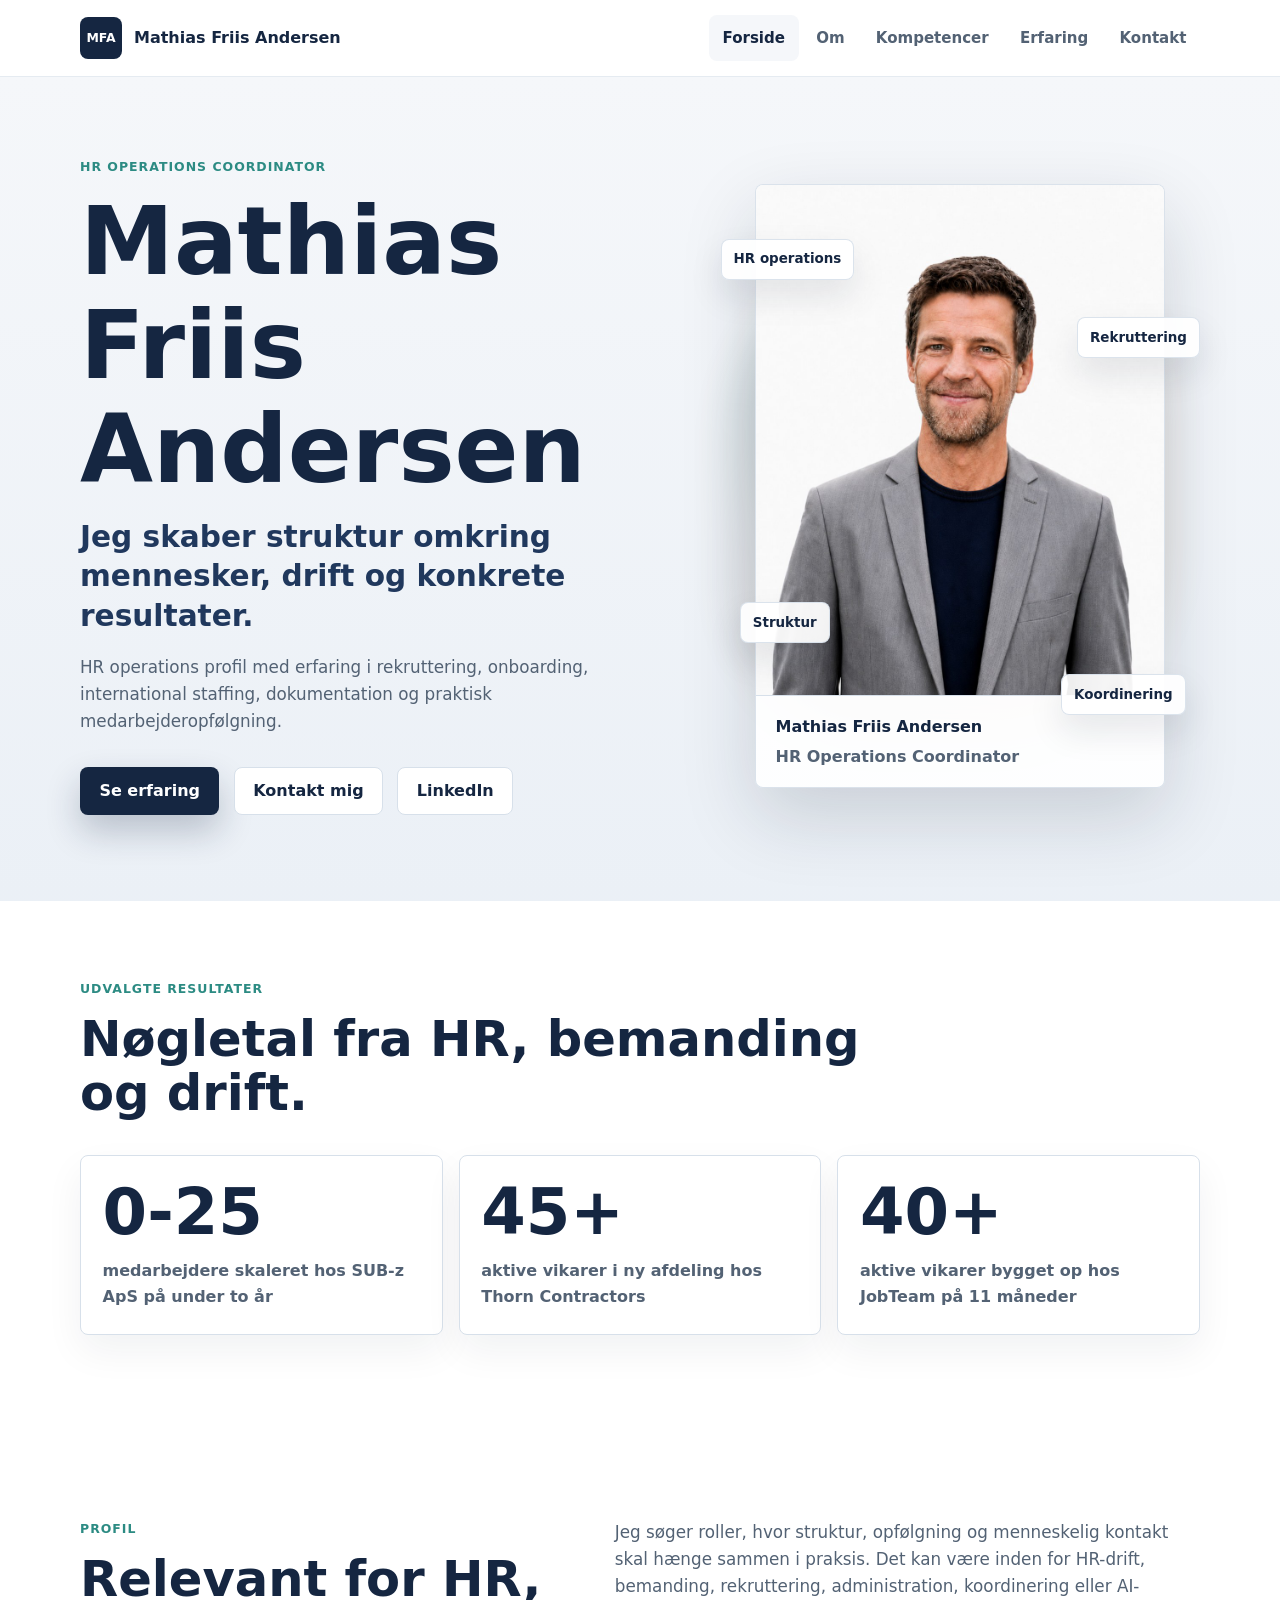
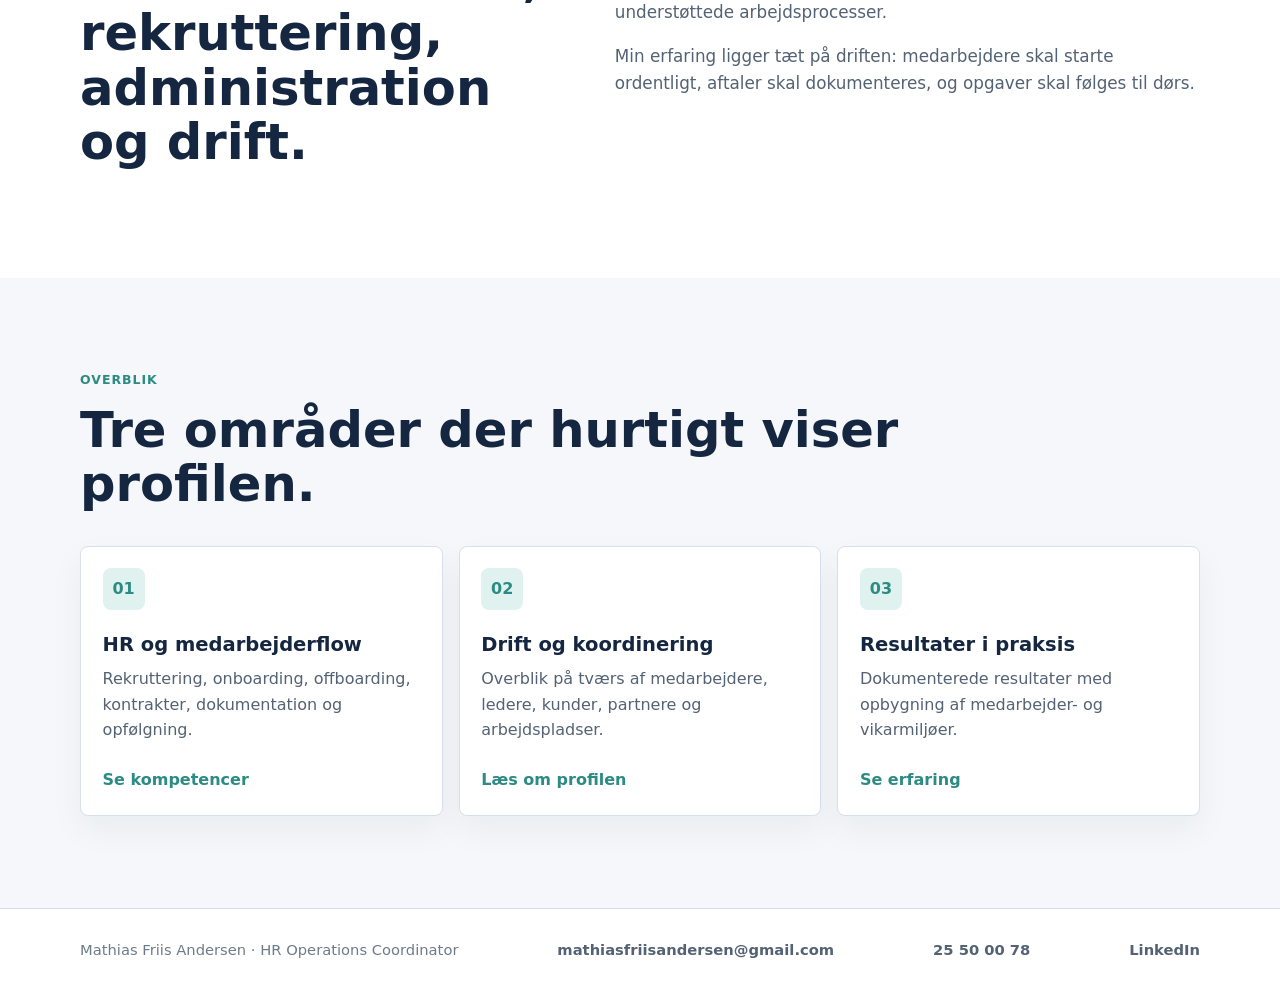
<file: index.html>
<!doctype html>
<html lang="da">
  <head>
    <meta charset="utf-8" />
    <meta name="viewport" content="width=device-width, initial-scale=1" />
    <title>Mathias Friis Andersen | HR Operations, rekruttering og koordinering</title>
    <meta
      name="description"
      content="Professionel profil for Mathias Friis Andersen med erfaring i HR operations, rekruttering, onboarding, international staffing, administration og koordinering."
    />
    <link rel="canonical" href="https://mathiasfriisandersen-hue.github.io/mathias-friis-andersen-profil/" />
    <link rel="icon" href="favicon.svg" type="image/svg+xml" />
    <meta name="theme-color" content="#152641" />
    <meta name="robots" content="index, follow" />
    <meta property="og:type" content="profile" />
    <meta property="og:locale" content="da_DK" />
    <meta property="og:site_name" content="Mathias Friis Andersen" />
    <meta property="og:title" content="Mathias Friis Andersen | HR Operations, rekruttering og koordinering" />
    <meta
      property="og:description"
      content="Professionel profil med erfaring i HR operations, rekruttering, onboarding, international staffing, administration og koordinering."
    />
    <meta property="og:url" content="https://mathiasfriisandersen-hue.github.io/mathias-friis-andersen-profil/" />
    <meta property="og:image" content="https://mathiasfriisandersen-hue.github.io/mathias-friis-andersen-profil/assets/profilbillede.jpg" />
    <meta property="og:image:width" content="960" />
    <meta property="og:image:height" content="1200" />
    <meta property="og:image:alt" content="Portræt af Mathias Friis Andersen" />
    <meta name="twitter:card" content="summary_large_image" />
    <meta name="twitter:title" content="Mathias Friis Andersen | HR Operations, rekruttering og koordinering" />
    <meta
      name="twitter:description"
      content="Professionel profil med erfaring i HR operations, rekruttering, onboarding, international staffing, administration og koordinering."
    />
    <meta name="twitter:image" content="https://mathiasfriisandersen-hue.github.io/mathias-friis-andersen-profil/assets/profilbillede.jpg" />
    <meta name="twitter:image:alt" content="Portræt af Mathias Friis Andersen" />
    <link rel="preload" as="image" href="assets/profilbillede.jpg" />
    <script type="application/ld+json">
      {
        "@context": "https://schema.org",
        "@type": "Person",
        "name": "Mathias Friis Andersen",
        "jobTitle": "HR Operations Coordinator",
        "email": "mathiasfriisandersen@gmail.com",
        "telephone": "+45 25 50 00 78",
        "address": {
          "@type": "PostalAddress",
          "addressLocality": "Vejle",
          "addressCountry": "DK"
        },
        "url": "https://mathiasfriisandersen-hue.github.io/mathias-friis-andersen-profil/",
        "image": "https://mathiasfriisandersen-hue.github.io/mathias-friis-andersen-profil/assets/profilbillede.jpg",
        "sameAs": ["https://www.linkedin.com/in/mathias-andersen-917873210"],
        "knowsAbout": [
          "HR operations",
          "Rekruttering",
          "Onboarding",
          "Offboarding",
          "International staffing",
          "Administration",
          "Koordinering",
          "AI-understøttede arbejdsprocesser"
        ]
      }
    </script>
    <script>
      document.documentElement.classList.add("js-enabled");
    </script>
    <link rel="stylesheet" href="style.css" />
  </head>
  <body data-page="home">
    <header class="site-header" data-site-header>
      <nav class="nav" aria-label="Primær navigation">
        <a class="brand" href="index.html" aria-label="Mathias Friis Andersen">
          <span class="brand-mark">MFA</span>
          <span class="brand-text">Mathias Friis Andersen</span>
        </a>

        <button class="nav-toggle" type="button" aria-expanded="false" aria-controls="site-menu" data-nav-toggle>
          <span></span>
          <span></span>
          <span></span>
          <span class="sr-only">Åbn menu</span>
        </button>

        <div class="nav-links" id="site-menu" data-nav-menu>
          <a href="index.html" data-page-link="home">Forside</a>
          <a href="om.html" data-page-link="om">Om</a>
          <a href="kompetencer.html" data-page-link="kompetencer">Kompetencer</a>
          <a href="erfaring.html" data-page-link="erfaring">Erfaring</a>
          <a href="kontakt.html" data-page-link="kontakt">Kontakt</a>
        </div>
      </nav>
    </header>

    <main>
      <section class="hero section-band">
        <div class="container hero-grid">
          <div class="hero-copy reveal">
            <p class="eyebrow">HR Operations Coordinator</p>
            <h1>Mathias Friis Andersen</h1>
            <p class="hero-lead">Jeg skaber struktur omkring mennesker, drift og konkrete resultater.</p>
            <p class="hero-text">
              HR operations profil med erfaring i rekruttering, onboarding, international staffing,
              dokumentation og praktisk medarbejderopfølgning.
            </p>
            <div class="hero-actions" aria-label="Primære handlinger">
              <a class="btn btn-primary" href="erfaring.html">Se erfaring</a>
              <a class="btn btn-secondary" href="kontakt.html">Kontakt mig</a>
              <a
                class="btn btn-secondary"
                href="https://www.linkedin.com/in/mathias-andersen-917873210"
                target="_blank"
                rel="noopener noreferrer"
              >
                LinkedIn
              </a>
            </div>
          </div>

          <aside class="portrait-card reveal" aria-label="Profilkort for Mathias Friis Andersen">
            <div class="portrait-glow"></div>
            <div class="portrait-frame">
              <div class="portrait-media">
                <img
                  src="assets/profilbillede.jpg"
                  width="960"
                  height="1200"
                  alt="Portræt af Mathias Friis Andersen"
                  fetchpriority="high"
                  loading="eager"
                  decoding="async"
                  onerror="this.closest('.portrait-media').classList.add('is-missing')"
                />
                <div class="portrait-fallback" aria-hidden="true">MFA</div>
              </div>
              <div class="portrait-caption">
                <span>Mathias Friis Andersen</span>
                <p>HR Operations Coordinator</p>
              </div>
            </div>

            <div class="portrait-label label-one">HR operations</div>
            <div class="portrait-label label-two">Rekruttering</div>
            <div class="portrait-label label-three">Struktur</div>
            <div class="portrait-label label-four">Koordinering</div>
          </aside>
        </div>
      </section>

      <section class="section results-section">
        <div class="container">
          <div class="section-heading reveal">
            <p class="eyebrow">Udvalgte resultater</p>
            <h2>Nøgletal fra HR, bemanding og drift.</h2>
          </div>

          <div class="metric-card-grid reveal" aria-label="Udvalgte resultater">
            <div class="metric-card">
              <span class="metric-value">0-25</span>
              <span class="metric-text">medarbejdere skaleret hos SUB-z ApS på under to år</span>
            </div>
            <div class="metric-card">
              <span class="metric-value">45+</span>
              <span class="metric-text">aktive vikarer i ny afdeling hos Thorn Contractors</span>
            </div>
            <div class="metric-card">
              <span class="metric-value">40+</span>
              <span class="metric-text">aktive vikarer bygget op hos JobTeam på 11 måneder</span>
            </div>
          </div>
        </div>
      </section>

      <section class="section front-summary">
        <div class="container two-col">
          <div class="section-intro reveal">
            <p class="eyebrow">Profil</p>
            <h2>Relevant for HR, rekruttering, administration og drift.</h2>
          </div>
          <div class="body-copy reveal">
            <p>
              Jeg søger roller, hvor struktur, opfølgning og menneskelig kontakt skal hænge
              sammen i praksis. Det kan være inden for HR-drift, bemanding, rekruttering,
              administration, koordinering eller AI-understøttede arbejdsprocesser.
            </p>
            <p>
              Min erfaring ligger tæt på driften: medarbejdere skal starte ordentligt, aftaler
              skal dokumenteres, og opgaver skal følges til dørs.
            </p>
          </div>
        </div>
      </section>

      <section class="section section-muted">
        <div class="container">
          <div class="section-heading reveal">
            <p class="eyebrow">Overblik</p>
            <h2>Tre områder der hurtigt viser profilen.</h2>
          </div>
          <div class="project-grid">
            <article class="project-card reveal">
              <span class="card-index">01</span>
              <h3>HR og medarbejderflow</h3>
              <p>Rekruttering, onboarding, offboarding, kontrakter, dokumentation og opfølgning.</p>
              <a class="text-link" href="kompetencer.html">Se kompetencer</a>
            </article>
            <article class="project-card reveal">
              <span class="card-index">02</span>
              <h3>Drift og koordinering</h3>
              <p>Overblik på tværs af medarbejdere, ledere, kunder, partnere og arbejdspladser.</p>
              <a class="text-link" href="om.html">Læs om profilen</a>
            </article>
            <article class="project-card reveal">
              <span class="card-index">03</span>
              <h3>Resultater i praksis</h3>
              <p>Dokumenterede resultater med opbygning af medarbejder- og vikarmiljøer.</p>
              <a class="text-link" href="erfaring.html">Se erfaring</a>
            </article>
          </div>
        </div>
      </section>
    </main>

    <footer class="footer">
      <div class="container footer-inner">
        <span>Mathias Friis Andersen · HR Operations Coordinator</span>
        <a href="mailto:mathiasfriisandersen@gmail.com">mathiasfriisandersen@gmail.com</a>
        <a href="tel:+4525500078">25 50 00 78</a>
        <a href="https://www.linkedin.com/in/mathias-andersen-917873210" target="_blank" rel="noopener noreferrer">LinkedIn</a>
      </div>
    </footer>

    <script src="script.js"></script>
  </body>
</html>
</file>
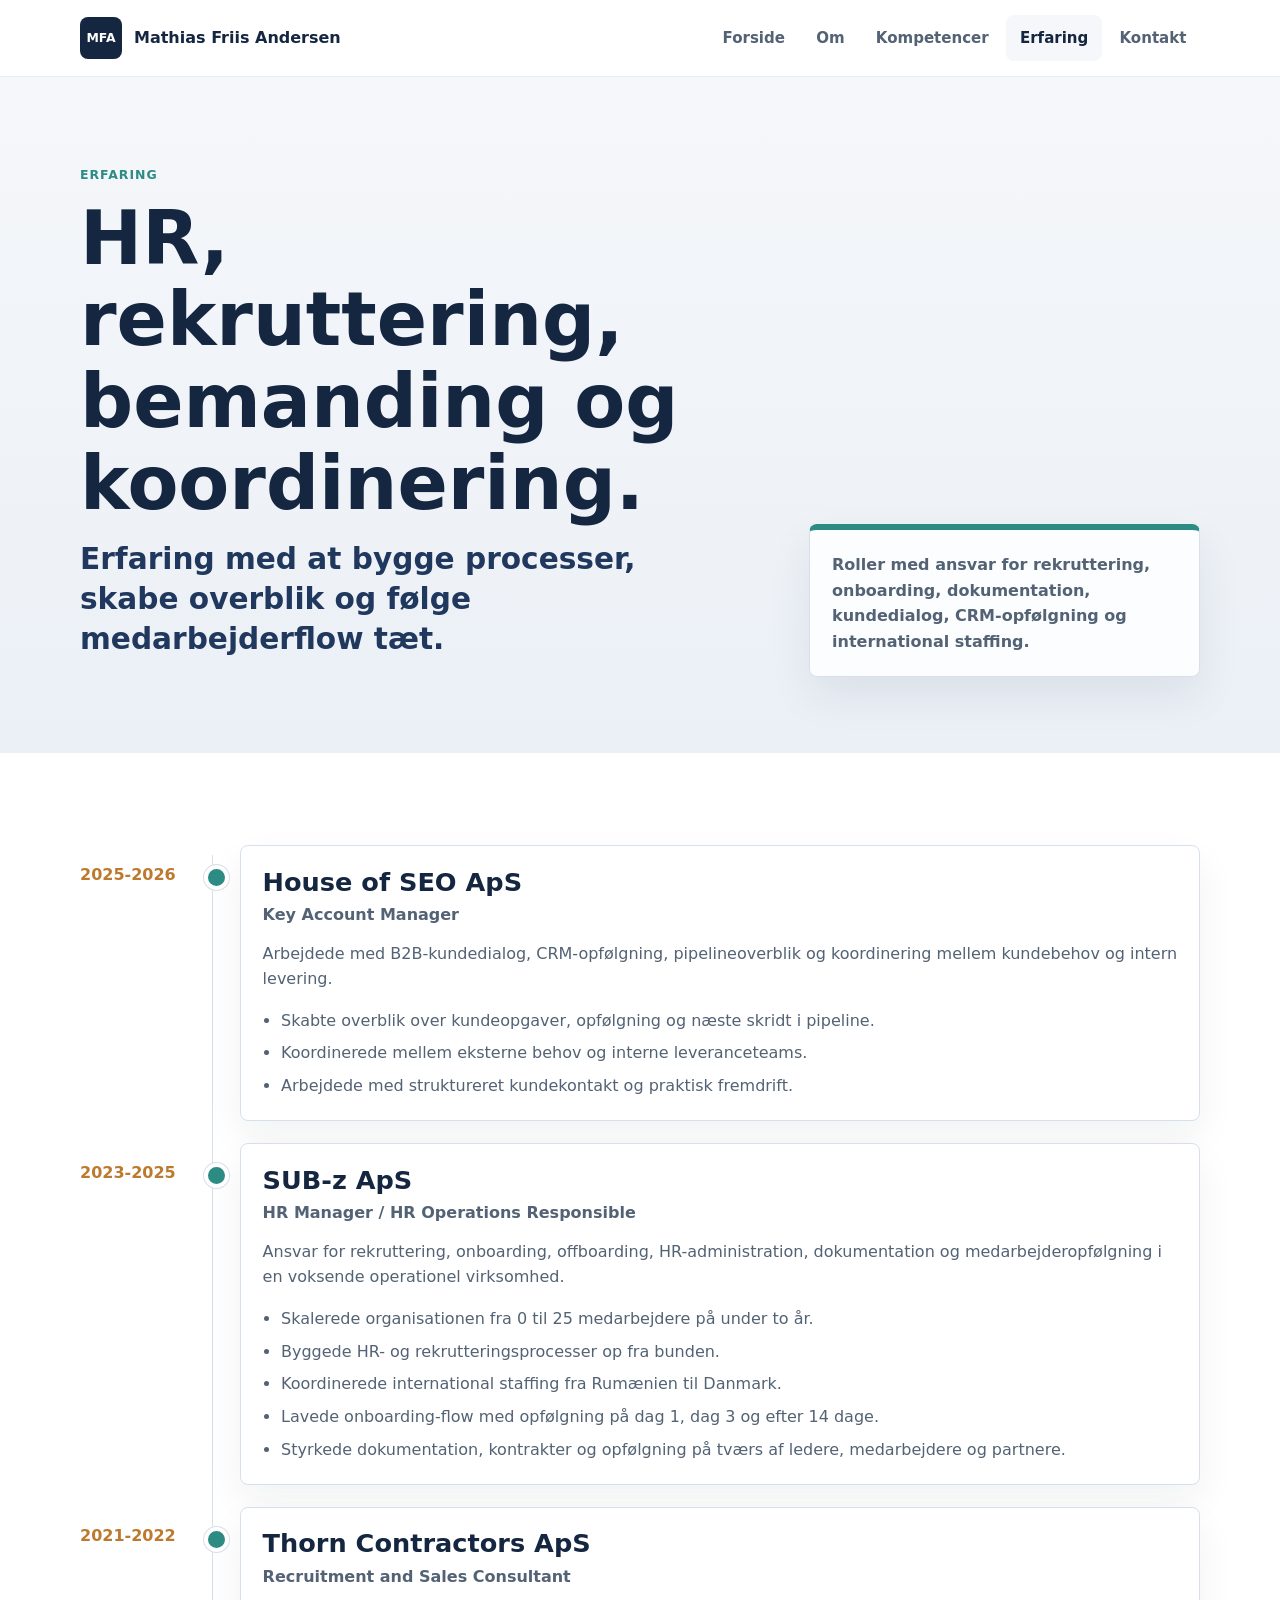
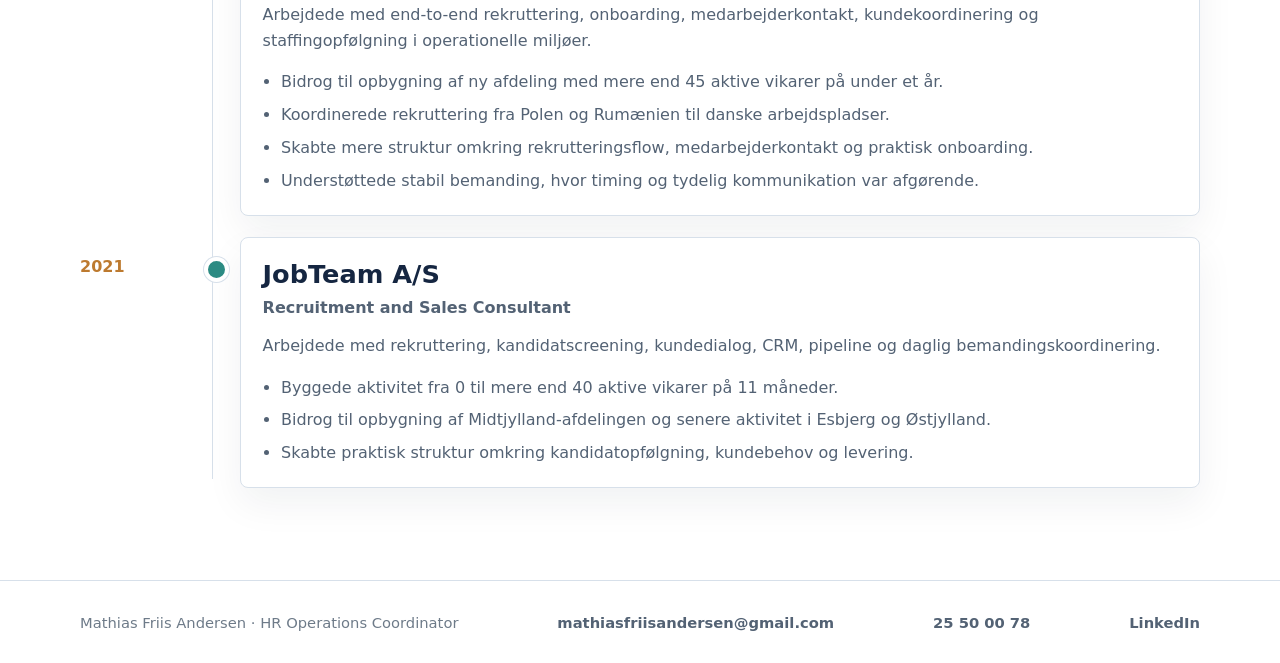
<file: erfaring.html>
<!doctype html>
<html lang="da">
  <head>
    <meta charset="utf-8" />
    <meta name="viewport" content="width=device-width, initial-scale=1" />
    <title>Erfaring | HR operations og rekruttering | Mathias Friis Andersen</title>
    <meta
      name="description"
      content="Erfaring for Mathias Friis Andersen inden for HR operations, rekruttering, onboarding, international staffing, kundedialog og koordinering."
    />
    <link rel="canonical" href="https://mathiasfriisandersen-hue.github.io/mathias-friis-andersen-profil/erfaring.html" />
    <link rel="icon" href="favicon.svg" type="image/svg+xml" />
    <meta name="theme-color" content="#152641" />
    <meta name="robots" content="index, follow" />
    <meta property="og:type" content="profile" />
    <meta property="og:locale" content="da_DK" />
    <meta property="og:site_name" content="Mathias Friis Andersen" />
    <meta property="og:title" content="Erfaring | HR operations og rekruttering | Mathias Friis Andersen" />
    <meta
      property="og:description"
      content="Erfaring med HR operations, rekruttering, onboarding, international staffing, kundedialog og koordinering."
    />
    <meta property="og:url" content="https://mathiasfriisandersen-hue.github.io/mathias-friis-andersen-profil/erfaring.html" />
    <meta property="og:image" content="https://mathiasfriisandersen-hue.github.io/mathias-friis-andersen-profil/assets/profilbillede.jpg" />
    <meta property="og:image:width" content="960" />
    <meta property="og:image:height" content="1200" />
    <meta property="og:image:alt" content="Portræt af Mathias Friis Andersen" />
    <meta name="twitter:card" content="summary_large_image" />
    <meta name="twitter:title" content="Erfaring | HR operations og rekruttering | Mathias Friis Andersen" />
    <meta name="twitter:description" content="Erfaring med HR operations, rekruttering, onboarding, international staffing, kundedialog og koordinering." />
    <meta name="twitter:image" content="https://mathiasfriisandersen-hue.github.io/mathias-friis-andersen-profil/assets/profilbillede.jpg" />
    <meta name="twitter:image:alt" content="Portræt af Mathias Friis Andersen" />
    <script>
      document.documentElement.classList.add("js-enabled");
    </script>
    <link rel="stylesheet" href="style.css" />
  </head>
  <body data-page="erfaring">
    <header class="site-header" data-site-header>
      <nav class="nav" aria-label="Primær navigation">
        <a class="brand" href="index.html" aria-label="Mathias Friis Andersen">
          <span class="brand-mark">MFA</span>
          <span class="brand-text">Mathias Friis Andersen</span>
        </a>

        <button class="nav-toggle" type="button" aria-expanded="false" aria-controls="site-menu" data-nav-toggle>
          <span></span>
          <span></span>
          <span></span>
          <span class="sr-only">Åbn menu</span>
        </button>

        <div class="nav-links" id="site-menu" data-nav-menu>
          <a href="index.html" data-page-link="home">Forside</a>
          <a href="om.html" data-page-link="om">Om</a>
          <a href="kompetencer.html" data-page-link="kompetencer">Kompetencer</a>
          <a href="erfaring.html" data-page-link="erfaring">Erfaring</a>
          <a href="kontakt.html" data-page-link="kontakt">Kontakt</a>
        </div>
      </nav>
    </header>

    <main>
      <section class="page-hero section-band">
        <div class="container page-hero-grid">
          <div class="reveal">
            <p class="eyebrow">Erfaring</p>
            <h1>HR, rekruttering, bemanding og koordinering.</h1>
            <p class="hero-lead">
              Erfaring med at bygge processer, skabe overblik og følge medarbejderflow tæt.
            </p>
          </div>
          <div class="page-hero-note reveal">
            <p>
              Roller med ansvar for rekruttering, onboarding, dokumentation, kundedialog,
              CRM-opfølgning og international staffing.
            </p>
          </div>
        </div>
      </section>

      <section class="section">
        <div class="container">
          <div class="timeline timeline-wide">
            <article class="timeline-item reveal">
              <div class="timeline-date">2025-2026</div>
              <div class="timeline-content">
                <h2>House of SEO ApS</h2>
                <p class="role">Key Account Manager</p>
                <p>
                  Arbejdede med B2B-kundedialog, CRM-opfølgning, pipelineoverblik og koordinering
                  mellem kundebehov og intern levering.
                </p>
                <ul>
                  <li>Skabte overblik over kundeopgaver, opfølgning og næste skridt i pipeline.</li>
                  <li>Koordinerede mellem eksterne behov og interne leveranceteams.</li>
                  <li>Arbejdede med struktureret kundekontakt og praktisk fremdrift.</li>
                </ul>
              </div>
            </article>

            <article class="timeline-item reveal">
              <div class="timeline-date">2023-2025</div>
              <div class="timeline-content">
                <h2>SUB-z ApS</h2>
                <p class="role">HR Manager / HR Operations Responsible</p>
                <p>
                  Ansvar for rekruttering, onboarding, offboarding, HR-administration,
                  dokumentation og medarbejderopfølgning i en voksende operationel virksomhed.
                </p>
                <ul>
                  <li>Skalerede organisationen fra 0 til 25 medarbejdere på under to år.</li>
                  <li>Byggede HR- og rekrutteringsprocesser op fra bunden.</li>
                  <li>Koordinerede international staffing fra Rumænien til Danmark.</li>
                  <li>Lavede onboarding-flow med opfølgning på dag 1, dag 3 og efter 14 dage.</li>
                  <li>Styrkede dokumentation, kontrakter og opfølgning på tværs af ledere, medarbejdere og partnere.</li>
                </ul>
              </div>
            </article>

            <article class="timeline-item reveal">
              <div class="timeline-date">2021-2022</div>
              <div class="timeline-content">
                <h2>Thorn Contractors ApS</h2>
                <p class="role">Recruitment and Sales Consultant</p>
                <p>
                  Arbejdede med end-to-end rekruttering, onboarding, medarbejderkontakt,
                  kundekoordinering og staffingopfølgning i operationelle miljøer.
                </p>
                <ul>
                  <li>Bidrog til opbygning af ny afdeling med mere end 45 aktive vikarer på under et år.</li>
                  <li>Koordinerede rekruttering fra Polen og Rumænien til danske arbejdspladser.</li>
                  <li>Skabte mere struktur omkring rekrutteringsflow, medarbejderkontakt og praktisk onboarding.</li>
                  <li>Understøttede stabil bemanding, hvor timing og tydelig kommunikation var afgørende.</li>
                </ul>
              </div>
            </article>

            <article class="timeline-item reveal">
              <div class="timeline-date">2021</div>
              <div class="timeline-content">
                <h2>JobTeam A/S</h2>
                <p class="role">Recruitment and Sales Consultant</p>
                <p>
                  Arbejdede med rekruttering, kandidatscreening, kundedialog, CRM, pipeline
                  og daglig bemandingskoordinering.
                </p>
                <ul>
                  <li>Byggede aktivitet fra 0 til mere end 40 aktive vikarer på 11 måneder.</li>
                  <li>Bidrog til opbygning af Midtjylland-afdelingen og senere aktivitet i Esbjerg og Østjylland.</li>
                  <li>Skabte praktisk struktur omkring kandidatopfølgning, kundebehov og levering.</li>
                </ul>
              </div>
            </article>
          </div>
        </div>
      </section>
    </main>

    <footer class="footer">
      <div class="container footer-inner">
        <span>Mathias Friis Andersen · HR Operations Coordinator</span>
        <a href="mailto:mathiasfriisandersen@gmail.com">mathiasfriisandersen@gmail.com</a>
        <a href="tel:+4525500078">25 50 00 78</a>
        <a href="https://www.linkedin.com/in/mathias-andersen-917873210" target="_blank" rel="noopener noreferrer">LinkedIn</a>
      </div>
    </footer>

    <script src="script.js"></script>
  </body>
</html>
</file>
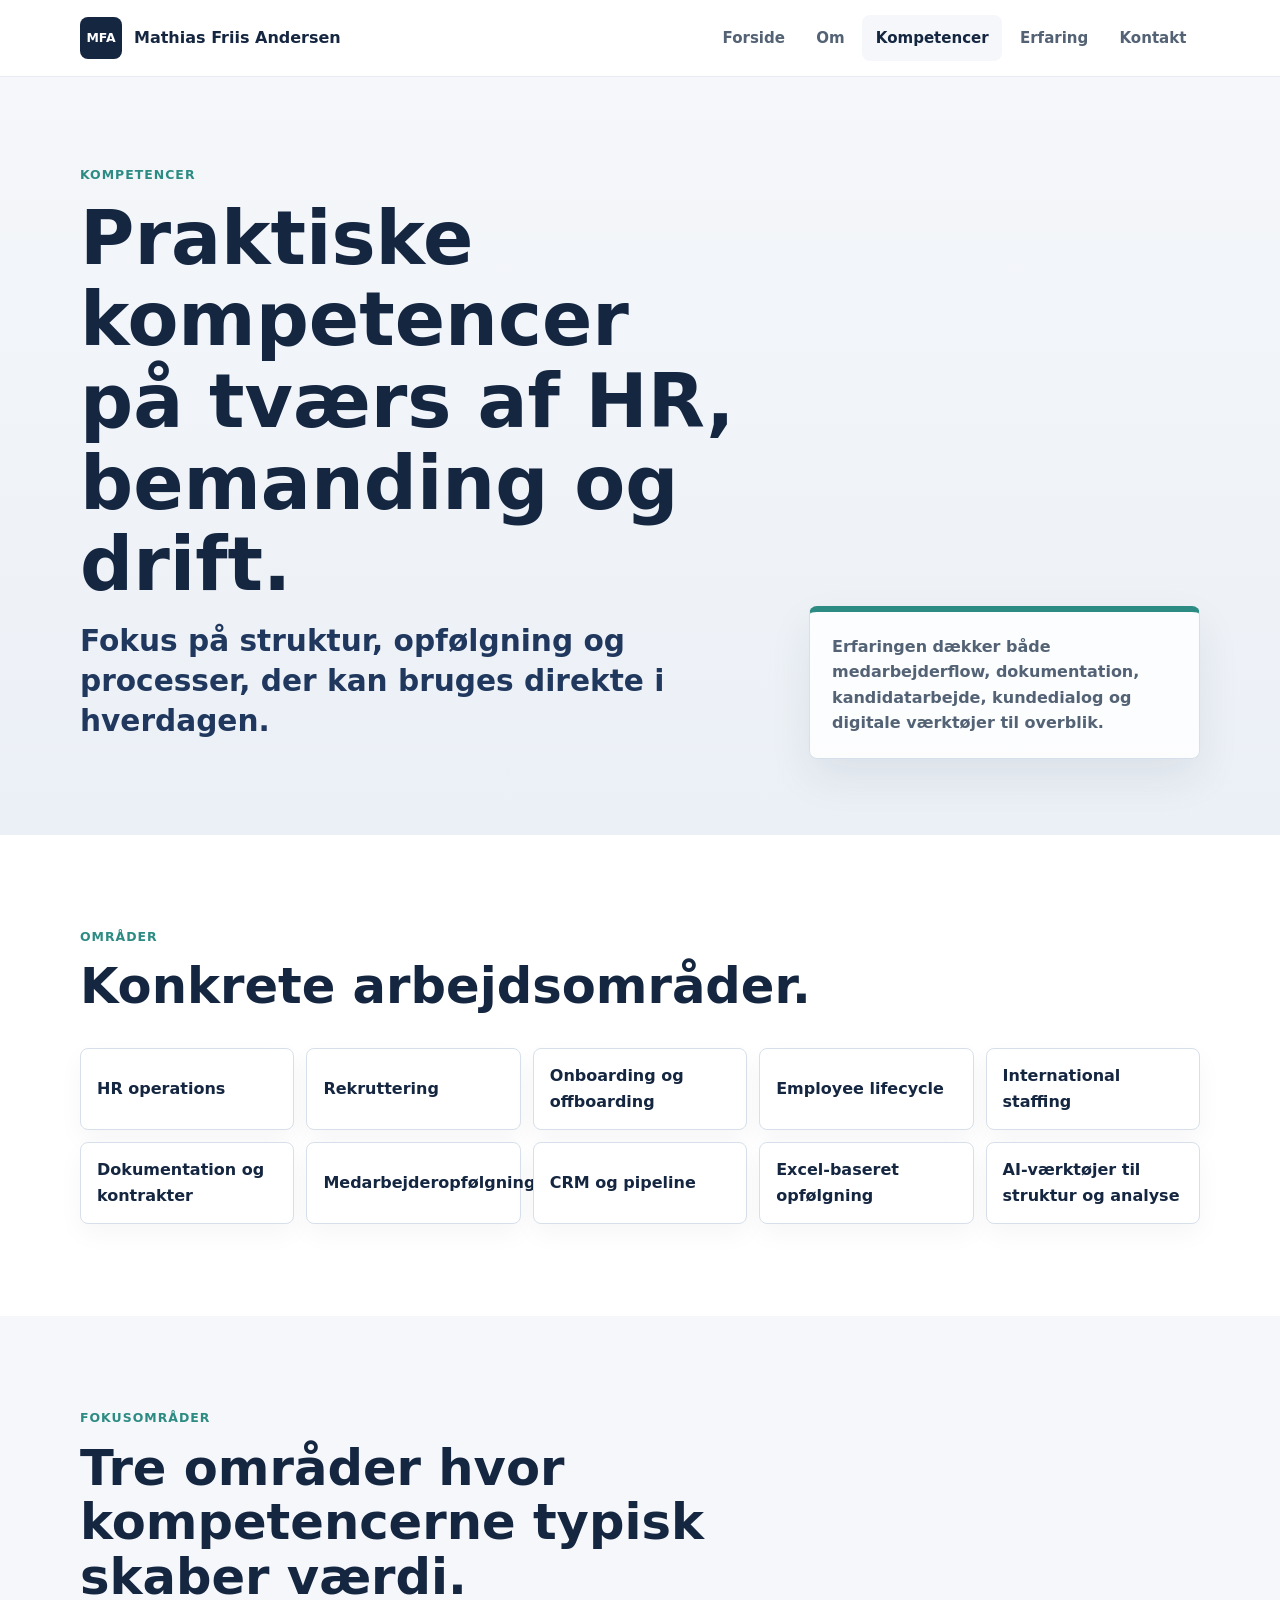
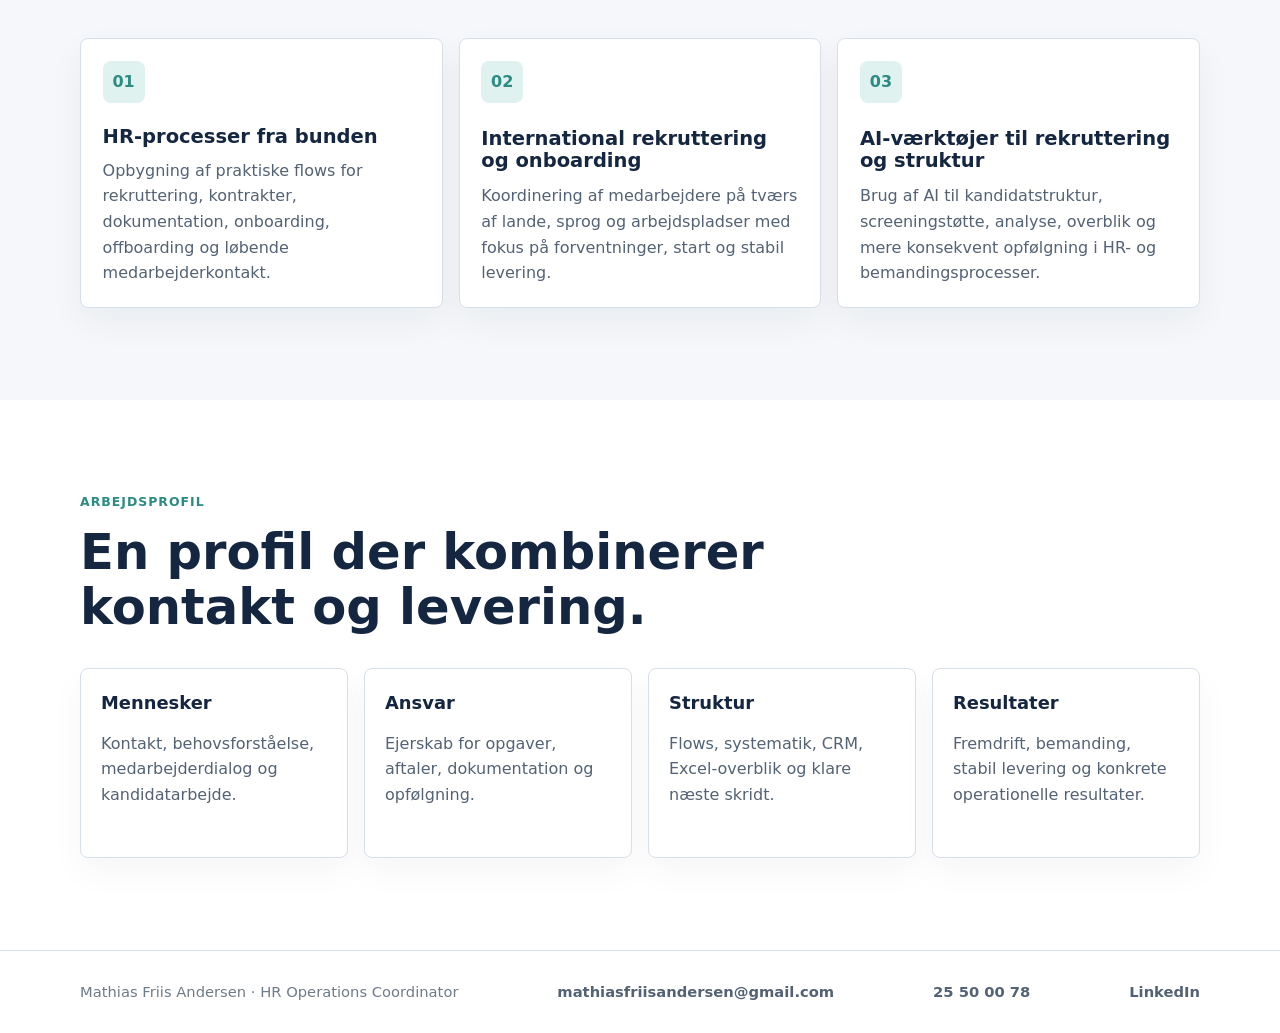
<file: kompetencer.html>
<!doctype html>
<html lang="da">
  <head>
    <meta charset="utf-8" />
    <meta name="viewport" content="width=device-width, initial-scale=1" />
    <title>Kompetencer | HR operations, rekruttering og AI-værktøjer</title>
    <meta
      name="description"
      content="Kompetencer inden for HR operations, rekruttering, onboarding, offboarding, international staffing, dokumentation, CRM, Excel og AI-værktøjer."
    />
    <link rel="canonical" href="https://mathiasfriisandersen-hue.github.io/mathias-friis-andersen-profil/kompetencer.html" />
    <link rel="icon" href="favicon.svg" type="image/svg+xml" />
    <meta name="theme-color" content="#152641" />
    <meta name="robots" content="index, follow" />
    <meta property="og:type" content="profile" />
    <meta property="og:locale" content="da_DK" />
    <meta property="og:site_name" content="Mathias Friis Andersen" />
    <meta property="og:title" content="Kompetencer | HR operations, rekruttering og AI-værktøjer" />
    <meta
      property="og:description"
      content="Kompetencer inden for HR operations, rekruttering, onboarding, offboarding, international staffing, dokumentation, CRM, Excel og AI-værktøjer."
    />
    <meta property="og:url" content="https://mathiasfriisandersen-hue.github.io/mathias-friis-andersen-profil/kompetencer.html" />
    <meta property="og:image" content="https://mathiasfriisandersen-hue.github.io/mathias-friis-andersen-profil/assets/profilbillede.jpg" />
    <meta property="og:image:width" content="960" />
    <meta property="og:image:height" content="1200" />
    <meta property="og:image:alt" content="Portræt af Mathias Friis Andersen" />
    <meta name="twitter:card" content="summary_large_image" />
    <meta name="twitter:title" content="Kompetencer | HR operations, rekruttering og AI-værktøjer" />
    <meta name="twitter:description" content="Kompetencer inden for HR operations, rekruttering, onboarding, offboarding, international staffing, dokumentation, CRM, Excel og AI-værktøjer." />
    <meta name="twitter:image" content="https://mathiasfriisandersen-hue.github.io/mathias-friis-andersen-profil/assets/profilbillede.jpg" />
    <meta name="twitter:image:alt" content="Portræt af Mathias Friis Andersen" />
    <script>
      document.documentElement.classList.add("js-enabled");
    </script>
    <link rel="stylesheet" href="style.css" />
  </head>
  <body data-page="kompetencer">
    <header class="site-header" data-site-header>
      <nav class="nav" aria-label="Primær navigation">
        <a class="brand" href="index.html" aria-label="Mathias Friis Andersen">
          <span class="brand-mark">MFA</span>
          <span class="brand-text">Mathias Friis Andersen</span>
        </a>

        <button class="nav-toggle" type="button" aria-expanded="false" aria-controls="site-menu" data-nav-toggle>
          <span></span>
          <span></span>
          <span></span>
          <span class="sr-only">Åbn menu</span>
        </button>

        <div class="nav-links" id="site-menu" data-nav-menu>
          <a href="index.html" data-page-link="home">Forside</a>
          <a href="om.html" data-page-link="om">Om</a>
          <a href="kompetencer.html" data-page-link="kompetencer">Kompetencer</a>
          <a href="erfaring.html" data-page-link="erfaring">Erfaring</a>
          <a href="kontakt.html" data-page-link="kontakt">Kontakt</a>
        </div>
      </nav>
    </header>

    <main>
      <section class="page-hero section-band">
        <div class="container page-hero-grid">
          <div class="reveal">
            <p class="eyebrow">Kompetencer</p>
            <h1>Praktiske kompetencer på tværs af HR, bemanding og drift.</h1>
            <p class="hero-lead">
              Fokus på struktur, opfølgning og processer, der kan bruges direkte i hverdagen.
            </p>
          </div>
          <div class="page-hero-note reveal">
            <p>
              Erfaringen dækker både medarbejderflow, dokumentation, kandidatarbejde,
              kundedialog og digitale værktøjer til overblik.
            </p>
          </div>
        </div>
      </section>

      <section class="section">
        <div class="container">
          <div class="section-heading reveal">
            <p class="eyebrow">Områder</p>
            <h2>Konkrete arbejdsområder.</h2>
          </div>
          <div class="skill-grid reveal" aria-label="Kompetencer">
            <span>HR operations</span>
            <span>Rekruttering</span>
            <span>Onboarding og offboarding</span>
            <span>Employee lifecycle</span>
            <span>International staffing</span>
            <span>Dokumentation og kontrakter</span>
            <span>Medarbejderopfølgning</span>
            <span>CRM og pipeline</span>
            <span>Excel-baseret opfølgning</span>
            <span>AI-værktøjer til struktur og analyse</span>
          </div>
        </div>
      </section>

      <section class="section section-muted">
        <div class="container">
          <div class="section-heading reveal">
            <p class="eyebrow">Fokusområder</p>
            <h2>Tre områder hvor kompetencerne typisk skaber værdi.</h2>
          </div>
          <div class="project-grid">
            <article class="project-card reveal">
              <span class="card-index">01</span>
              <h3>HR-processer fra bunden</h3>
              <p>
                Opbygning af praktiske flows for rekruttering, kontrakter, dokumentation,
                onboarding, offboarding og løbende medarbejderkontakt.
              </p>
            </article>
            <article class="project-card reveal">
              <span class="card-index">02</span>
              <h3>International rekruttering og onboarding</h3>
              <p>
                Koordinering af medarbejdere på tværs af lande, sprog og arbejdspladser med
                fokus på forventninger, start og stabil levering.
              </p>
            </article>
            <article class="project-card reveal">
              <span class="card-index">03</span>
              <h3>AI-værktøjer til rekruttering og struktur</h3>
              <p>
                Brug af AI til kandidatstruktur, screeningstøtte, analyse, overblik og mere
                konsekvent opfølgning i HR- og bemandingsprocesser.
              </p>
            </article>
          </div>
        </div>
      </section>

      <section class="section">
        <div class="container">
          <div class="section-heading reveal">
            <p class="eyebrow">Arbejdsprofil</p>
            <h2>En profil der kombinerer kontakt og levering.</h2>
          </div>
          <div class="profile-grid reveal">
            <div>
              <span>Mennesker</span>
              <p>Kontakt, behovsforståelse, medarbejderdialog og kandidatarbejde.</p>
            </div>
            <div>
              <span>Ansvar</span>
              <p>Ejerskab for opgaver, aftaler, dokumentation og opfølgning.</p>
            </div>
            <div>
              <span>Struktur</span>
              <p>Flows, systematik, CRM, Excel-overblik og klare næste skridt.</p>
            </div>
            <div>
              <span>Resultater</span>
              <p>Fremdrift, bemanding, stabil levering og konkrete operationelle resultater.</p>
            </div>
          </div>
        </div>
      </section>
    </main>

    <footer class="footer">
      <div class="container footer-inner">
        <span>Mathias Friis Andersen · HR Operations Coordinator</span>
        <a href="mailto:mathiasfriisandersen@gmail.com">mathiasfriisandersen@gmail.com</a>
        <a href="tel:+4525500078">25 50 00 78</a>
        <a href="https://www.linkedin.com/in/mathias-andersen-917873210" target="_blank" rel="noopener noreferrer">LinkedIn</a>
      </div>
    </footer>

    <script src="script.js"></script>
  </body>
</html>
</file>
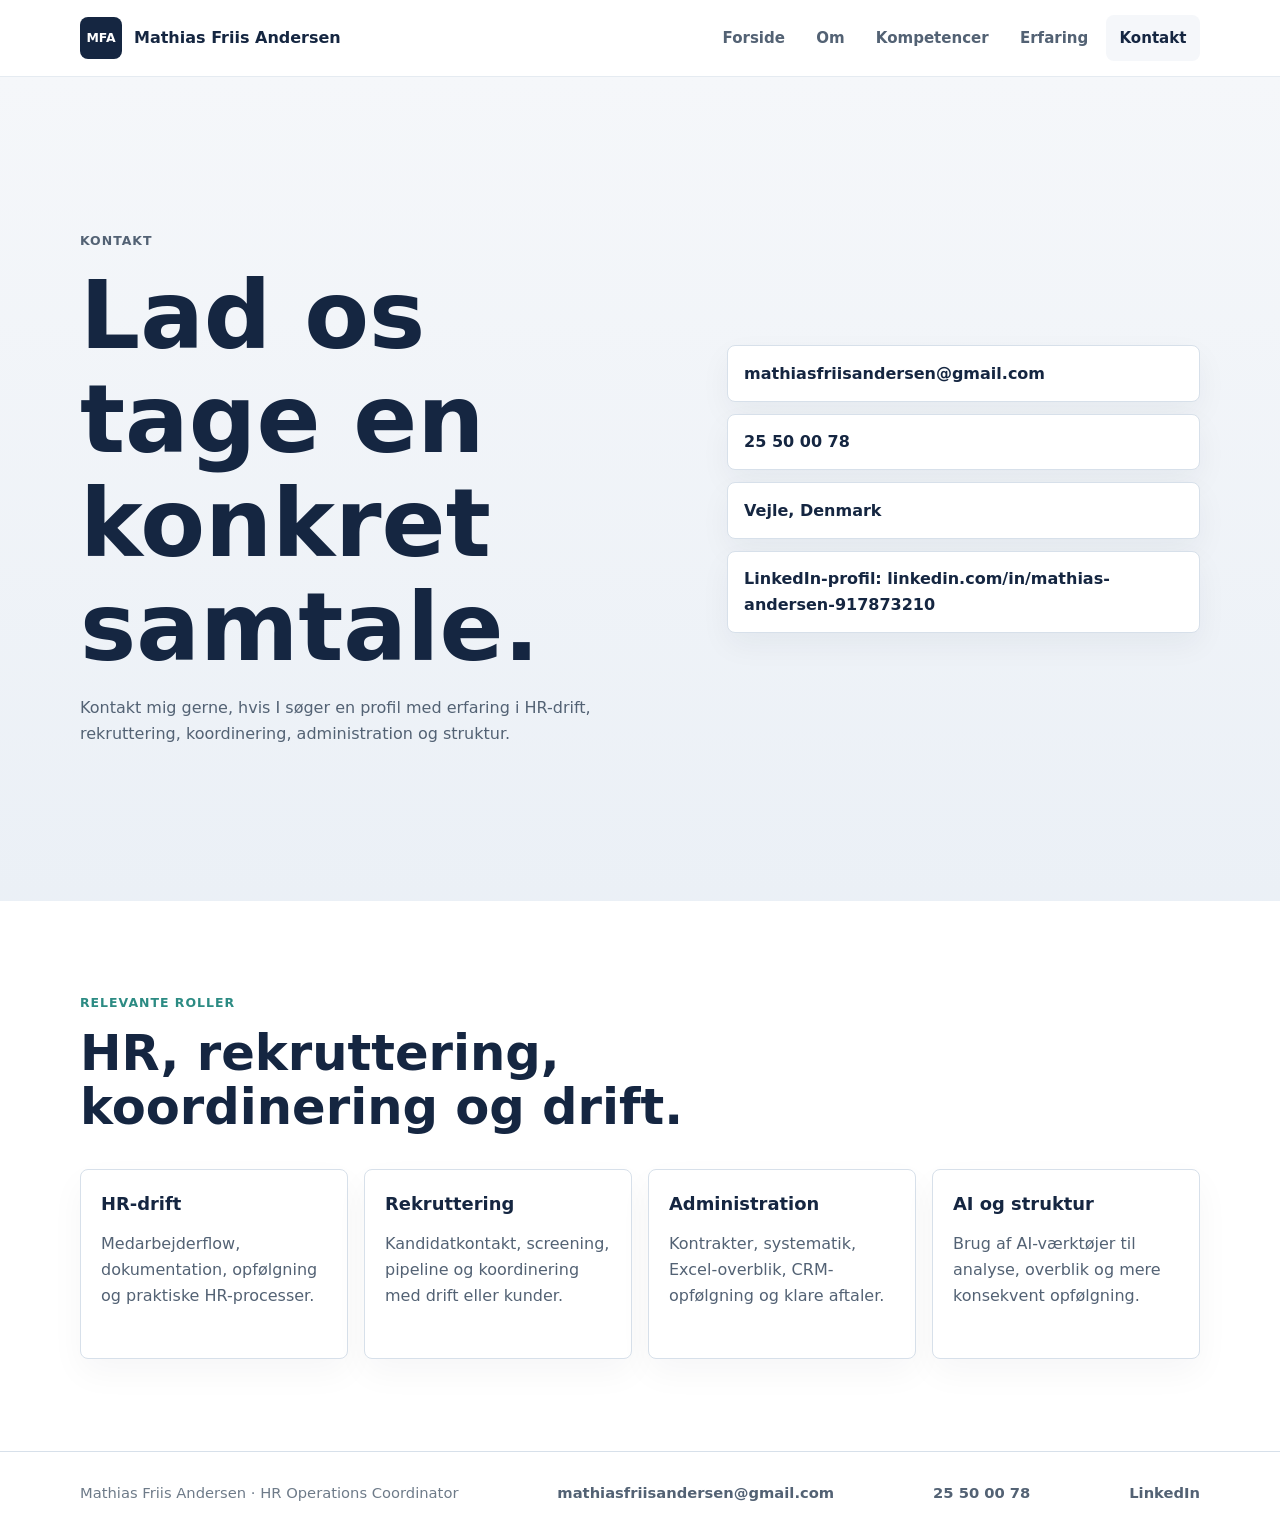
<file: kontakt.html>
<!doctype html>
<html lang="da">
  <head>
    <meta charset="utf-8" />
    <meta name="viewport" content="width=device-width, initial-scale=1" />
    <title>Kontakt | Mathias Friis Andersen | HR operations og rekruttering</title>
    <meta
      name="description"
      content="Kontakt Mathias Friis Andersen om roller inden for HR operations, rekruttering, koordinering, administration, drift og struktur."
    />
    <link rel="canonical" href="https://mathiasfriisandersen-hue.github.io/mathias-friis-andersen-profil/kontakt.html" />
    <link rel="icon" href="favicon.svg" type="image/svg+xml" />
    <meta name="theme-color" content="#152641" />
    <meta name="robots" content="index, follow" />
    <meta property="og:type" content="profile" />
    <meta property="og:locale" content="da_DK" />
    <meta property="og:site_name" content="Mathias Friis Andersen" />
    <meta property="og:title" content="Kontakt | Mathias Friis Andersen | HR operations og rekruttering" />
    <meta
      property="og:description"
      content="Kontakt Mathias Friis Andersen om roller inden for HR operations, rekruttering, koordinering, administration, drift og struktur."
    />
    <meta property="og:url" content="https://mathiasfriisandersen-hue.github.io/mathias-friis-andersen-profil/kontakt.html" />
    <meta property="og:image" content="https://mathiasfriisandersen-hue.github.io/mathias-friis-andersen-profil/assets/profilbillede.jpg" />
    <meta property="og:image:width" content="960" />
    <meta property="og:image:height" content="1200" />
    <meta property="og:image:alt" content="Portræt af Mathias Friis Andersen" />
    <meta name="twitter:card" content="summary_large_image" />
    <meta name="twitter:title" content="Kontakt | Mathias Friis Andersen | HR operations og rekruttering" />
    <meta name="twitter:description" content="Kontakt Mathias Friis Andersen om roller inden for HR operations, rekruttering, koordinering, administration, drift og struktur." />
    <meta name="twitter:image" content="https://mathiasfriisandersen-hue.github.io/mathias-friis-andersen-profil/assets/profilbillede.jpg" />
    <meta name="twitter:image:alt" content="Portræt af Mathias Friis Andersen" />
    <script>
      document.documentElement.classList.add("js-enabled");
    </script>
    <link rel="stylesheet" href="style.css" />
  </head>
  <body data-page="kontakt">
    <header class="site-header" data-site-header>
      <nav class="nav" aria-label="Primær navigation">
        <a class="brand" href="index.html" aria-label="Mathias Friis Andersen">
          <span class="brand-mark">MFA</span>
          <span class="brand-text">Mathias Friis Andersen</span>
        </a>

        <button class="nav-toggle" type="button" aria-expanded="false" aria-controls="site-menu" data-nav-toggle>
          <span></span>
          <span></span>
          <span></span>
          <span class="sr-only">Åbn menu</span>
        </button>

        <div class="nav-links" id="site-menu" data-nav-menu>
          <a href="index.html" data-page-link="home">Forside</a>
          <a href="om.html" data-page-link="om">Om</a>
          <a href="kompetencer.html" data-page-link="kompetencer">Kompetencer</a>
          <a href="erfaring.html" data-page-link="erfaring">Erfaring</a>
          <a href="kontakt.html" data-page-link="kontakt">Kontakt</a>
        </div>
      </nav>
    </header>

    <main>
      <section class="contact contact-page section-band">
        <div class="container contact-grid">
          <div class="reveal">
            <p class="eyebrow">Kontakt</p>
            <h1>Lad os tage en konkret samtale.</h1>
            <p>
              Kontakt mig gerne, hvis I søger en profil med erfaring i HR-drift,
              rekruttering, koordinering, administration og struktur.
            </p>
          </div>
          <div class="contact-list reveal" aria-label="Kontaktoplysninger">
            <a href="mailto:mathiasfriisandersen@gmail.com">mathiasfriisandersen@gmail.com</a>
            <a href="tel:+4525500078">25 50 00 78</a>
            <span>Vejle, Denmark</span>
            <a href="https://www.linkedin.com/in/mathias-andersen-917873210" target="_blank" rel="noopener noreferrer">
              LinkedIn-profil: linkedin.com/in/mathias-andersen-917873210
            </a>
          </div>
        </div>
      </section>

      <section class="section">
        <div class="container">
          <div class="section-heading reveal">
            <p class="eyebrow">Relevante roller</p>
            <h2>HR, rekruttering, koordinering og drift.</h2>
          </div>
          <div class="profile-grid reveal">
            <div>
              <span>HR-drift</span>
              <p>Medarbejderflow, dokumentation, opfølgning og praktiske HR-processer.</p>
            </div>
            <div>
              <span>Rekruttering</span>
              <p>Kandidatkontakt, screening, pipeline og koordinering med drift eller kunder.</p>
            </div>
            <div>
              <span>Administration</span>
              <p>Kontrakter, systematik, Excel-overblik, CRM-opfølgning og klare aftaler.</p>
            </div>
            <div>
              <span>AI og struktur</span>
              <p>Brug af AI-værktøjer til analyse, overblik og mere konsekvent opfølgning.</p>
            </div>
          </div>
        </div>
      </section>
    </main>

    <footer class="footer">
      <div class="container footer-inner">
        <span>Mathias Friis Andersen · HR Operations Coordinator</span>
        <a href="mailto:mathiasfriisandersen@gmail.com">mathiasfriisandersen@gmail.com</a>
        <a href="tel:+4525500078">25 50 00 78</a>
        <a href="https://www.linkedin.com/in/mathias-andersen-917873210" target="_blank" rel="noopener noreferrer">LinkedIn</a>
      </div>
    </footer>

    <script src="script.js"></script>
  </body>
</html>
</file>
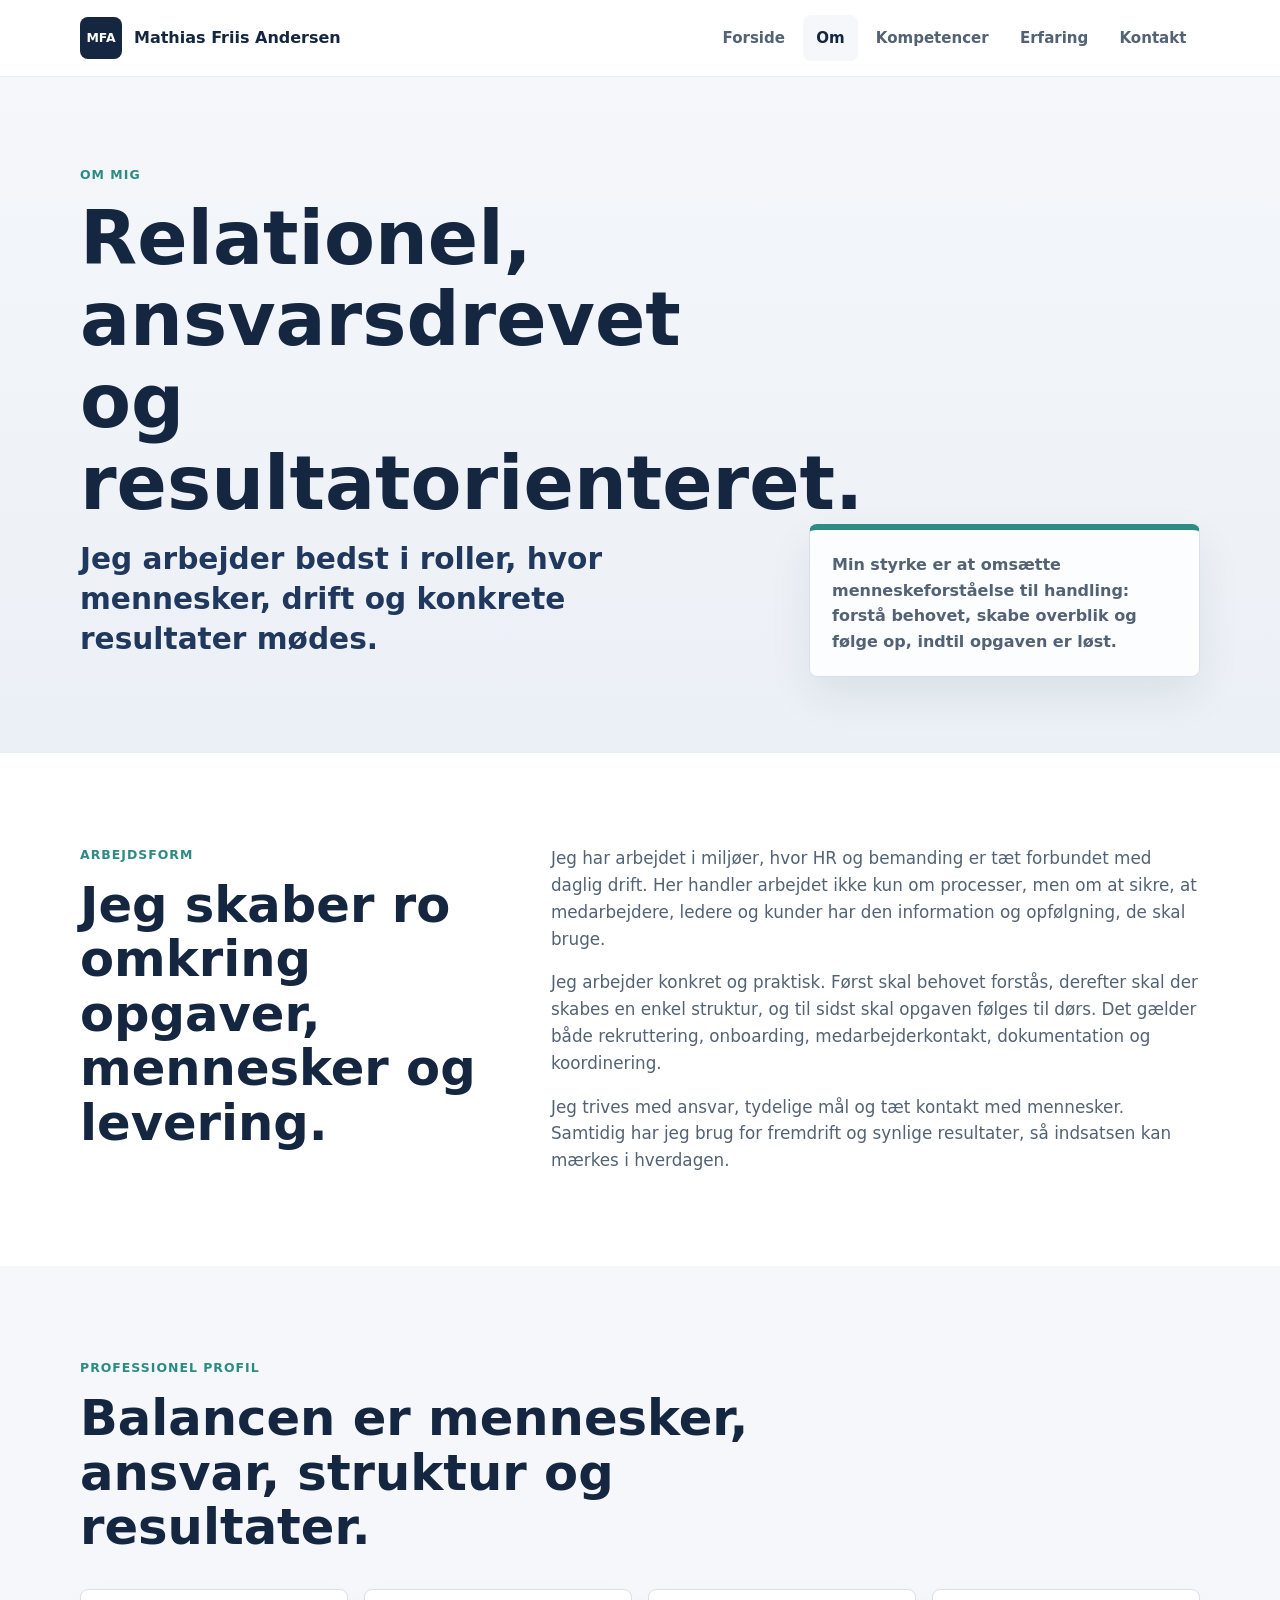
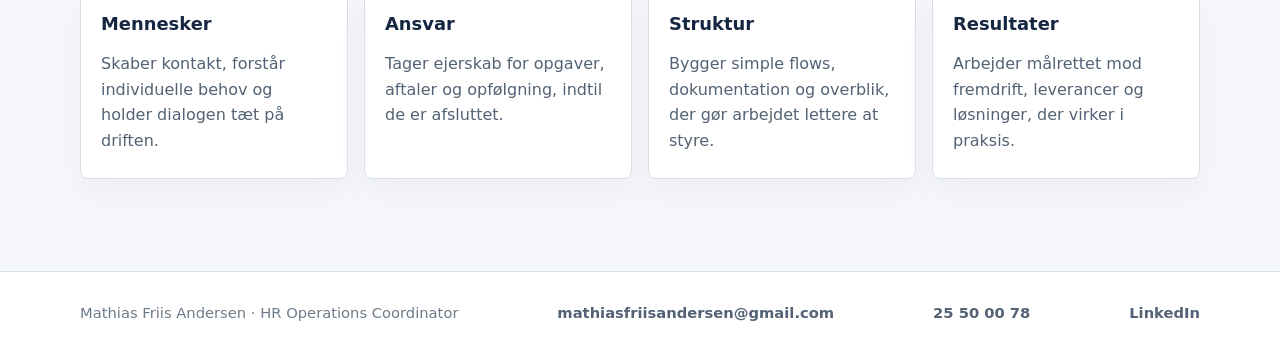
<file: om.html>
<!doctype html>
<html lang="da">
  <head>
    <meta charset="utf-8" />
    <meta name="viewport" content="width=device-width, initial-scale=1" />
    <title>Om Mathias Friis Andersen | HR, struktur og resultater</title>
    <meta
      name="description"
      content="Læs om Mathias Friis Andersens professionelle profil med fokus på menneskeforståelse, ansvar, struktur, drift og konkrete resultater."
    />
    <link rel="canonical" href="https://mathiasfriisandersen-hue.github.io/mathias-friis-andersen-profil/om.html" />
    <link rel="icon" href="favicon.svg" type="image/svg+xml" />
    <meta name="theme-color" content="#152641" />
    <meta name="robots" content="index, follow" />
    <meta property="og:type" content="profile" />
    <meta property="og:locale" content="da_DK" />
    <meta property="og:site_name" content="Mathias Friis Andersen" />
    <meta property="og:title" content="Om Mathias Friis Andersen | HR, struktur og resultater" />
    <meta
      property="og:description"
      content="Professionel profil med fokus på menneskeforståelse, ansvar, struktur, drift og konkrete resultater."
    />
    <meta property="og:url" content="https://mathiasfriisandersen-hue.github.io/mathias-friis-andersen-profil/om.html" />
    <meta property="og:image" content="https://mathiasfriisandersen-hue.github.io/mathias-friis-andersen-profil/assets/profilbillede.jpg" />
    <meta property="og:image:width" content="960" />
    <meta property="og:image:height" content="1200" />
    <meta property="og:image:alt" content="Portræt af Mathias Friis Andersen" />
    <meta name="twitter:card" content="summary_large_image" />
    <meta name="twitter:title" content="Om Mathias Friis Andersen | HR, struktur og resultater" />
    <meta name="twitter:description" content="Professionel profil med fokus på menneskeforståelse, ansvar, struktur, drift og konkrete resultater." />
    <meta name="twitter:image" content="https://mathiasfriisandersen-hue.github.io/mathias-friis-andersen-profil/assets/profilbillede.jpg" />
    <meta name="twitter:image:alt" content="Portræt af Mathias Friis Andersen" />
    <script>
      document.documentElement.classList.add("js-enabled");
    </script>
    <link rel="stylesheet" href="style.css" />
  </head>
  <body data-page="om">
    <header class="site-header" data-site-header>
      <nav class="nav" aria-label="Primær navigation">
        <a class="brand" href="index.html" aria-label="Mathias Friis Andersen">
          <span class="brand-mark">MFA</span>
          <span class="brand-text">Mathias Friis Andersen</span>
        </a>

        <button class="nav-toggle" type="button" aria-expanded="false" aria-controls="site-menu" data-nav-toggle>
          <span></span>
          <span></span>
          <span></span>
          <span class="sr-only">Åbn menu</span>
        </button>

        <div class="nav-links" id="site-menu" data-nav-menu>
          <a href="index.html" data-page-link="home">Forside</a>
          <a href="om.html" data-page-link="om">Om</a>
          <a href="kompetencer.html" data-page-link="kompetencer">Kompetencer</a>
          <a href="erfaring.html" data-page-link="erfaring">Erfaring</a>
          <a href="kontakt.html" data-page-link="kontakt">Kontakt</a>
        </div>
      </nav>
    </header>

    <main>
      <section class="page-hero section-band">
        <div class="container page-hero-grid">
          <div class="reveal">
            <p class="eyebrow">Om mig</p>
            <h1>Relationel, ansvarsdrevet og resultatorienteret.</h1>
            <p class="hero-lead">
              Jeg arbejder bedst i roller, hvor mennesker, drift og konkrete resultater mødes.
            </p>
          </div>
          <div class="page-hero-note reveal">
            <p>
              Min styrke er at omsætte menneskeforståelse til handling: forstå behovet, skabe
              overblik og følge op, indtil opgaven er løst.
            </p>
          </div>
        </div>
      </section>

      <section class="section">
        <div class="container content-grid">
          <div class="section-intro reveal">
            <p class="eyebrow">Arbejdsform</p>
            <h2>Jeg skaber ro omkring opgaver, mennesker og levering.</h2>
          </div>
          <div class="body-copy reveal">
            <p>
              Jeg har arbejdet i miljøer, hvor HR og bemanding er tæt forbundet med daglig drift.
              Her handler arbejdet ikke kun om processer, men om at sikre, at medarbejdere,
              ledere og kunder har den information og opfølgning, de skal bruge.
            </p>
            <p>
              Jeg arbejder konkret og praktisk. Først skal behovet forstås, derefter skal der
              skabes en enkel struktur, og til sidst skal opgaven følges til dørs. Det gælder
              både rekruttering, onboarding, medarbejderkontakt, dokumentation og koordinering.
            </p>
            <p>
              Jeg trives med ansvar, tydelige mål og tæt kontakt med mennesker. Samtidig har jeg
              brug for fremdrift og synlige resultater, så indsatsen kan mærkes i hverdagen.
            </p>
          </div>
        </div>
      </section>

      <section class="section section-muted">
        <div class="container">
          <div class="section-heading reveal">
            <p class="eyebrow">Professionel profil</p>
            <h2>Balancen er mennesker, ansvar, struktur og resultater.</h2>
          </div>
          <div class="profile-grid reveal">
            <div>
              <span>Mennesker</span>
              <p>Skaber kontakt, forstår individuelle behov og holder dialogen tæt på driften.</p>
            </div>
            <div>
              <span>Ansvar</span>
              <p>Tager ejerskab for opgaver, aftaler og opfølgning, indtil de er afsluttet.</p>
            </div>
            <div>
              <span>Struktur</span>
              <p>Bygger simple flows, dokumentation og overblik, der gør arbejdet lettere at styre.</p>
            </div>
            <div>
              <span>Resultater</span>
              <p>Arbejder målrettet mod fremdrift, leverancer og løsninger, der virker i praksis.</p>
            </div>
          </div>
        </div>
      </section>
    </main>

    <footer class="footer">
      <div class="container footer-inner">
        <span>Mathias Friis Andersen · HR Operations Coordinator</span>
        <a href="mailto:mathiasfriisandersen@gmail.com">mathiasfriisandersen@gmail.com</a>
        <a href="tel:+4525500078">25 50 00 78</a>
        <a href="https://www.linkedin.com/in/mathias-andersen-917873210" target="_blank" rel="noopener noreferrer">LinkedIn</a>
      </div>
    </footer>

    <script src="script.js"></script>
  </body>
</html>
</file>
<file: style.css>
:root {
  --ink: #102033;
  --navy: #152641;
  --navy-2: #20385d;
  --slate: #536274;
  --muted: #6e7b89;
  --paper: #f5f7fa;
  --soft: #e8eef5;
  --line: #d7e0ea;
  --white: #ffffff;
  --teal: #2c8b83;
  --teal-soft: #dff2ef;
  --amber: #bd7a2f;
  --shadow: 0 24px 70px rgba(16, 32, 51, 0.12);
  --radius: 8px;
  --container: 1120px;
  --header-height: 76px;
}

* {
  box-sizing: border-box;
}

html {
  scroll-behavior: smooth;
}

body {
  margin: 0;
  background: var(--white);
  color: var(--ink);
  font-family:
    Inter, ui-sans-serif, system-ui, -apple-system, BlinkMacSystemFont, "Segoe UI", sans-serif;
  line-height: 1.6;
  text-rendering: optimizeLegibility;
}

body.nav-open {
  overflow: hidden;
}

a {
  color: inherit;
  text-decoration: none;
}

a:focus-visible,
button:focus-visible {
  outline: 3px solid rgba(44, 139, 131, 0.42);
  outline-offset: 3px;
}

p,
h1,
h2,
h3 {
  margin-top: 0;
}

ul {
  margin: 0;
  padding-left: 1.15rem;
}

li + li {
  margin-top: 0.45rem;
}

::selection {
  background: var(--teal-soft);
  color: var(--navy);
}

.sr-only {
  position: absolute;
  width: 1px;
  height: 1px;
  padding: 0;
  margin: -1px;
  overflow: hidden;
  clip: rect(0, 0, 0, 0);
  white-space: nowrap;
  border: 0;
}

.container {
  width: min(100% - 40px, var(--container));
  margin-inline: auto;
}

.site-header {
  position: sticky;
  top: 0;
  z-index: 20;
  background: rgba(255, 255, 255, 0.92);
  border-bottom: 1px solid rgba(215, 224, 234, 0.65);
  backdrop-filter: blur(18px);
  transition:
    box-shadow 180ms ease,
    background 180ms ease;
}

.site-header.is-scrolled {
  background: rgba(255, 255, 255, 0.97);
  box-shadow: 0 10px 34px rgba(16, 32, 51, 0.08);
}

.nav {
  width: min(100% - 40px, var(--container));
  min-height: var(--header-height);
  margin-inline: auto;
  display: flex;
  align-items: center;
  justify-content: space-between;
  gap: 1rem;
}

.brand {
  display: inline-flex;
  align-items: center;
  gap: 0.75rem;
  min-width: 0;
  font-weight: 750;
  color: var(--navy);
}

.brand-mark {
  width: 42px;
  height: 42px;
  display: inline-grid;
  place-items: center;
  flex: 0 0 auto;
  border-radius: var(--radius);
  background: var(--navy);
  color: var(--white);
  font-size: 0.78rem;
  letter-spacing: 0;
}

.brand-text {
  overflow: hidden;
  text-overflow: ellipsis;
  white-space: nowrap;
}

.nav-links {
  display: flex;
  align-items: center;
  gap: 0.25rem;
}

.nav-links a {
  position: relative;
  padding: 0.7rem 0.85rem;
  border-radius: var(--radius);
  color: var(--slate);
  font-size: 0.94rem;
  font-weight: 650;
  transition:
    background 160ms ease,
    color 160ms ease;
}

.nav-links a:hover,
.nav-links a.is-active {
  background: var(--paper);
  color: var(--navy);
}

.nav-toggle {
  width: 44px;
  height: 44px;
  display: none;
  place-items: center;
  border: 1px solid var(--line);
  border-radius: var(--radius);
  background: var(--white);
  cursor: pointer;
}

.nav-toggle span:not(.sr-only) {
  width: 18px;
  height: 2px;
  display: block;
  grid-area: 1 / 1;
  background: var(--navy);
  border-radius: 999px;
  transition:
    transform 180ms ease,
    opacity 180ms ease;
}

.nav-toggle span:nth-child(1) {
  transform: translateY(-6px);
}

.nav-toggle span:nth-child(3) {
  transform: translateY(6px);
}

.nav-toggle[aria-expanded="true"] span:nth-child(1) {
  transform: rotate(45deg);
}

.nav-toggle[aria-expanded="true"] span:nth-child(2) {
  opacity: 0;
}

.nav-toggle[aria-expanded="true"] span:nth-child(3) {
  transform: rotate(-45deg);
}

.section {
  padding: 92px 0;
  scroll-margin-top: calc(var(--header-height) + 24px);
}

.section-band {
  background:
    linear-gradient(180deg, rgba(245, 247, 250, 0.98), rgba(232, 238, 245, 0.78)),
    var(--paper);
}

.section-muted {
  background: var(--paper);
}

.hero {
  min-height: calc(100vh - var(--header-height));
  display: flex;
  align-items: center;
  padding: 78px 0 84px;
}

.page-hero {
  padding: 88px 0 76px;
}

.page-hero h1 {
  max-width: 900px;
  font-size: clamp(2.65rem, 5.8vw, 4.65rem);
}

.hero-grid {
  display: grid;
  grid-template-columns: minmax(0, 1fr) minmax(360px, 0.82fr);
  gap: 56px;
  align-items: center;
}

.page-hero-grid {
  display: grid;
  grid-template-columns: minmax(0, 1fr) minmax(320px, 0.58fr);
  gap: 56px;
  align-items: end;
}

.eyebrow {
  margin-bottom: 0.8rem;
  color: var(--teal);
  font-size: 0.78rem;
  font-weight: 800;
  letter-spacing: 0.08em;
  text-transform: uppercase;
}

h1,
h2,
h3 {
  color: var(--navy);
  line-height: 1.1;
  letter-spacing: 0;
}

h1 {
  max-width: 760px;
  margin-bottom: 1rem;
  font-size: clamp(3.1rem, 8vw, 5.9rem);
}

h2 {
  max-width: 820px;
  margin-bottom: 1rem;
  font-size: clamp(2rem, 4vw, 3.1rem);
}

h3 {
  margin-bottom: 0.35rem;
  font-size: 1.22rem;
}

.hero-lead {
  max-width: 660px;
  margin-bottom: 1.05rem;
  color: var(--navy-2);
  font-size: clamp(1.32rem, 2.5vw, 1.85rem);
  line-height: 1.35;
  font-weight: 730;
}

.hero-text,
.body-copy p,
.section-heading p + h2 + p,
.contact p {
  color: var(--slate);
}

.hero-text {
  max-width: 650px;
  margin-bottom: 2rem;
  font-size: 1.05rem;
}

.page-hero-note {
  padding: 1.35rem;
  border: 1px solid var(--line);
  border-top: 6px solid var(--teal);
  border-radius: var(--radius);
  background: rgba(255, 255, 255, 0.84);
  box-shadow: 0 18px 44px rgba(16, 32, 51, 0.08);
}

.page-hero-note p {
  margin-bottom: 0;
  color: var(--slate);
  font-weight: 650;
}

.hero-actions {
  display: flex;
  flex-wrap: wrap;
  gap: 0.9rem;
}

.btn {
  min-height: 48px;
  display: inline-flex;
  align-items: center;
  justify-content: center;
  gap: 0.45rem;
  padding: 0.78rem 1.15rem;
  border: 1px solid transparent;
  border-radius: var(--radius);
  font-weight: 800;
  line-height: 1.2;
  transition:
    transform 160ms ease,
    box-shadow 160ms ease,
    background 160ms ease,
    border-color 160ms ease;
}

.btn:hover {
  transform: translateY(-2px);
}

.btn-primary {
  background: var(--navy);
  color: var(--white);
  box-shadow: 0 16px 34px rgba(21, 38, 65, 0.24);
}

.btn-primary:hover {
  box-shadow: 0 20px 40px rgba(21, 38, 65, 0.28);
}

.btn-secondary {
  background: var(--white);
  border-color: var(--line);
  color: var(--navy);
}

.btn-secondary:hover {
  border-color: rgba(44, 139, 131, 0.45);
  box-shadow: 0 14px 30px rgba(16, 32, 51, 0.08);
}

.portrait-card {
  position: relative;
  min-height: 560px;
  display: grid;
  place-items: center;
  isolation: isolate;
}

.portrait-glow {
  position: absolute;
  inset: 12% 6% 8% 2%;
  z-index: -1;
  border-radius: 38% 34% 40% 32%;
  background:
    radial-gradient(circle at 35% 30%, rgba(44, 139, 131, 0.2), transparent 44%),
    linear-gradient(135deg, rgba(21, 38, 65, 0.14), rgba(189, 122, 47, 0.14));
  filter: blur(20px);
  opacity: 0.9;
}

.portrait-frame {
  width: min(100%, 410px);
  overflow: hidden;
  border: 1px solid rgba(215, 224, 234, 0.92);
  border-radius: var(--radius);
  background: rgba(255, 255, 255, 0.9);
  box-shadow: 0 28px 76px rgba(16, 32, 51, 0.16);
  animation: portraitFloat 7s ease-in-out infinite;
}

.portrait-media {
  position: relative;
  aspect-ratio: 4 / 5;
  min-height: 456px;
  overflow: hidden;
  background:
    linear-gradient(160deg, rgba(21, 38, 65, 0.12), rgba(44, 139, 131, 0.12)),
    var(--paper);
}

.portrait-media img {
  width: 100%;
  height: 100%;
  display: block;
  object-fit: cover;
  object-position: center;
}

.portrait-fallback {
  position: absolute;
  inset: 0;
  display: none;
  place-items: center;
  background:
    linear-gradient(160deg, rgba(21, 38, 65, 0.94), rgba(32, 56, 93, 0.88)),
    var(--navy);
  color: var(--white);
  font-size: clamp(4rem, 10vw, 6.7rem);
  font-weight: 850;
}

.portrait-media.is-missing img {
  display: none;
}

.portrait-media.is-missing .portrait-fallback {
  display: grid;
}

.portrait-caption {
  padding: 1.1rem 1.2rem;
  border-top: 1px solid var(--line);
}

.portrait-caption span {
  display: block;
  color: var(--navy);
  font-weight: 850;
}

.portrait-caption p {
  margin: 0.25rem 0 0;
  color: var(--slate);
  font-weight: 650;
}

.portrait-label {
  position: absolute;
  z-index: 2;
  padding: 0.55rem 0.75rem;
  border: 1px solid rgba(215, 224, 234, 0.9);
  border-radius: var(--radius);
  background: rgba(255, 255, 255, 0.93);
  color: var(--navy);
  font-size: 0.84rem;
  font-weight: 850;
  box-shadow: 0 16px 34px rgba(16, 32, 51, 0.1);
  animation: labelDrift 8s ease-in-out infinite;
}

.label-one {
  top: 9%;
  left: 0;
}

.label-two {
  top: 22%;
  right: 0;
  animation-delay: -2s;
}

.label-three {
  bottom: 24%;
  left: 4%;
  animation-delay: -4s;
}

.label-four {
  right: 3%;
  bottom: 12%;
  animation-delay: -6s;
}

@keyframes portraitFloat {
  0%,
  100% {
    transform: translateY(0);
  }

  50% {
    transform: translateY(-10px);
  }
}

@keyframes labelDrift {
  0%,
  100% {
    transform: translateY(0);
  }

  50% {
    transform: translateY(-6px);
  }
}

.profile-signal {
  position: relative;
  overflow: hidden;
  border: 1px solid rgba(215, 224, 234, 0.92);
  border-radius: var(--radius);
  background: rgba(255, 255, 255, 0.88);
  box-shadow: var(--shadow);
}

.profile-signal::before {
  content: "";
  position: absolute;
  inset: 0;
  border-top: 6px solid var(--teal);
  pointer-events: none;
}

.signal-top {
  display: flex;
  justify-content: space-between;
  gap: 1rem;
  padding: 1.35rem 1.35rem 1.1rem;
  border-bottom: 1px solid var(--line);
}

.signal-label {
  color: var(--navy);
  font-weight: 820;
}

.signal-status {
  color: var(--muted);
  font-size: 0.86rem;
  text-align: right;
}

.metric-list {
  padding: 0.2rem 1.35rem;
}

.metric-row {
  display: grid;
  grid-template-columns: 96px minmax(0, 1fr);
  gap: 1rem;
  align-items: center;
  padding: 1.1rem 0;
  border-bottom: 1px solid var(--line);
}

.metric-row:last-child {
  border-bottom: 0;
}

.metric-value {
  color: var(--navy);
  font-size: 2.25rem;
  font-weight: 850;
  line-height: 1;
}

.metric-text {
  color: var(--slate);
  font-weight: 650;
}

.results-section {
  padding-top: 78px;
}

.metric-card-grid {
  display: grid;
  grid-template-columns: repeat(3, minmax(0, 1fr));
  gap: 1rem;
}

.metric-card {
  min-height: 180px;
  display: grid;
  align-content: center;
  gap: 0.85rem;
  padding: 1.35rem;
  border: 1px solid var(--line);
  border-radius: var(--radius);
  background: var(--white);
  box-shadow: 0 16px 38px rgba(16, 32, 51, 0.06);
}

.metric-card .metric-value {
  font-size: clamp(2.4rem, 5vw, 4.1rem);
}

.flow-strip {
  display: grid;
  grid-template-columns: repeat(3, 1fr);
  gap: 1px;
  margin: 0 1.35rem 1.25rem;
  overflow: hidden;
  border: 1px solid var(--line);
  border-radius: var(--radius);
  background: var(--line);
}

.flow-strip span {
  padding: 0.78rem 0.5rem;
  background: var(--paper);
  color: var(--navy);
  text-align: center;
  font-weight: 800;
}

.signal-map {
  width: calc(100% - 2.7rem);
  height: auto;
  display: block;
  margin: 0 1.35rem 1.35rem;
  border: 1px solid var(--line);
  border-radius: var(--radius);
  background: var(--white);
}

.node circle {
  fill: var(--navy);
}

.node text {
  fill: var(--white);
  font-size: 20px;
  font-weight: 800;
  text-anchor: middle;
  font-family: inherit;
}

.node.accent circle {
  fill: var(--amber);
}

.two-col {
  display: grid;
  grid-template-columns: 0.9fr 1.1fr;
  gap: 56px;
  align-items: start;
}

.content-grid {
  display: grid;
  grid-template-columns: 0.78fr 1.22fr;
  gap: 56px;
  align-items: start;
}

.section-heading {
  max-width: 830px;
  margin-bottom: 34px;
}

.body-copy {
  color: var(--slate);
  font-size: 1.05rem;
}

.body-copy p:last-child,
.contact p:last-child {
  margin-bottom: 0;
}

.skill-grid {
  display: grid;
  grid-template-columns: repeat(5, minmax(0, 1fr));
  gap: 0.75rem;
}

.skill-grid span {
  min-height: 70px;
  display: flex;
  align-items: center;
  padding: 0.9rem 1rem;
  border: 1px solid var(--line);
  border-radius: var(--radius);
  background: var(--white);
  color: var(--navy);
  font-weight: 750;
  box-shadow: 0 10px 26px rgba(16, 32, 51, 0.04);
}

.timeline {
  position: relative;
  display: grid;
  gap: 1.1rem;
}

.timeline::before {
  content: "";
  position: absolute;
  top: 0.6rem;
  bottom: 0.6rem;
  left: 132px;
  width: 1px;
  background: var(--line);
}

.timeline-item {
  position: relative;
  display: grid;
  grid-template-columns: 104px minmax(0, 1fr);
  gap: 56px;
}

.timeline-item::before {
  content: "";
  position: absolute;
  top: 1.25rem;
  left: 124px;
  width: 17px;
  height: 17px;
  border: 4px solid var(--white);
  border-radius: 50%;
  background: var(--teal);
  box-shadow: 0 0 0 1px var(--line);
}

.timeline-date {
  padding-top: 1.05rem;
  color: var(--amber);
  font-weight: 850;
}

.timeline-content,
.project-card,
.profile-grid div {
  border: 1px solid var(--line);
  border-radius: var(--radius);
  background: var(--white);
}

.timeline-content {
  padding: 1.35rem;
  box-shadow: 0 16px 38px rgba(16, 32, 51, 0.06);
}

.timeline-wide {
  gap: 1.35rem;
}

.timeline-content h2 {
  margin-bottom: 0.4rem;
  font-size: clamp(1.35rem, 2vw, 1.75rem);
}

.timeline-content p,
.timeline-content li {
  color: var(--slate);
}

.role {
  margin-bottom: 0.8rem;
  color: var(--teal);
  font-weight: 800;
}

.project-grid {
  display: grid;
  grid-template-columns: repeat(3, minmax(0, 1fr));
  gap: 1rem;
}

.project-card {
  min-height: 270px;
  padding: 1.35rem;
  display: flex;
  flex-direction: column;
  justify-content: space-between;
  box-shadow: 0 14px 34px rgba(16, 32, 51, 0.05);
}

.project-card p {
  margin-bottom: 0;
  color: var(--slate);
}

.text-link {
  display: inline-flex;
  width: fit-content;
  margin-top: 1.25rem;
  color: var(--teal);
  font-weight: 850;
}

.text-link:hover {
  color: var(--navy);
}

.text-link:focus-visible {
  color: var(--navy);
}

.card-index {
  width: 42px;
  height: 42px;
  display: inline-grid;
  place-items: center;
  margin-bottom: 1.2rem;
  border-radius: var(--radius);
  background: var(--teal-soft);
  color: var(--teal);
  font-weight: 850;
}

.profile-grid {
  display: grid;
  grid-template-columns: repeat(4, minmax(0, 1fr));
  gap: 1rem;
}

.profile-grid div {
  min-height: 190px;
  padding: 1.25rem;
  box-shadow: 0 14px 34px rgba(16, 32, 51, 0.04);
}

.profile-grid span {
  display: block;
  margin-bottom: 0.8rem;
  color: var(--navy);
  font-size: 1.12rem;
  font-weight: 850;
}

.profile-grid p {
  margin-bottom: 0;
  color: var(--slate);
}

.contact {
  padding: 86px 0;
}

.contact-page {
  min-height: calc(100vh - var(--header-height));
  display: flex;
  align-items: center;
}

.contact-grid {
  display: grid;
  grid-template-columns: 1fr minmax(320px, 0.8fr);
  gap: 56px;
  align-items: center;
}

.contact-list {
  display: grid;
  gap: 0.75rem;
}

.contact-list a,
.contact-list span {
  min-height: 56px;
  display: flex;
  align-items: center;
  padding: 0.9rem 1rem;
  border: 1px solid var(--line);
  border-radius: var(--radius);
  background: var(--white);
  color: var(--navy);
  font-weight: 760;
  overflow-wrap: anywhere;
  box-shadow: 0 12px 30px rgba(16, 32, 51, 0.05);
}

.contact-list a:hover {
  border-color: rgba(44, 139, 131, 0.5);
  color: var(--teal);
}

.footer {
  border-top: 1px solid var(--line);
  background: var(--white);
}

.footer-inner {
  min-height: 82px;
  display: flex;
  flex-wrap: wrap;
  align-items: center;
  justify-content: space-between;
  gap: 1rem;
  color: var(--muted);
  font-size: 0.92rem;
}

.footer-inner a {
  color: var(--slate);
  font-weight: 700;
}

.footer-inner a:hover {
  color: var(--teal);
}

.reveal {
  opacity: 1;
  transform: none;
}

.js-enabled .reveal {
  opacity: 0;
  transform: translateY(18px);
  transition:
    opacity 600ms ease,
    transform 600ms ease;
}

.js-enabled .reveal.is-visible {
  opacity: 1;
  transform: translateY(0);
}

@media (prefers-reduced-motion: reduce) {
  *,
  *::before,
  *::after {
    scroll-behavior: auto !important;
    transition-duration: 0.01ms !important;
    animation-duration: 0.01ms !important;
    animation-iteration-count: 1 !important;
  }

  .js-enabled .reveal {
    opacity: 1;
    transform: none;
  }

  .portrait-frame,
  .portrait-label {
    animation: none;
  }
}

@media (max-width: 980px) {
  .hero-grid,
  .two-col,
  .content-grid,
  .page-hero-grid,
  .contact-grid {
    grid-template-columns: 1fr;
  }

  .hero {
    min-height: 0;
  }

  .page-hero-note {
    max-width: 680px;
  }

  .profile-signal {
    max-width: 680px;
  }

  .portrait-card {
    min-height: 520px;
    max-width: 680px;
  }

  .portrait-frame {
    width: min(100%, 390px);
  }

  .metric-card-grid {
    grid-template-columns: 1fr;
  }

  .skill-grid {
    grid-template-columns: repeat(2, minmax(0, 1fr));
  }

  .project-grid,
  .profile-grid {
    grid-template-columns: repeat(2, minmax(0, 1fr));
  }
}

@media (max-width: 760px) {
  :root {
    --header-height: 68px;
  }

  .container,
  .nav {
    width: min(100% - 28px, var(--container));
  }

  .brand-text {
    max-width: 190px;
  }

  .nav-toggle {
    display: grid;
  }

  .nav-links {
    position: fixed;
    z-index: 30;
    left: 14px;
    right: 14px;
    top: calc(var(--header-height) + 10px);
    display: grid;
    gap: 0.25rem;
    padding: 0.55rem;
    border: 1px solid var(--line);
    border-radius: var(--radius);
    background: var(--white);
    box-shadow: var(--shadow);
    opacity: 0;
    pointer-events: none;
    transform: translateY(-8px);
    transition:
      opacity 180ms ease,
      transform 180ms ease;
  }

  .nav-links.is-open {
    opacity: 1;
    pointer-events: auto;
    transform: translateY(0);
  }

  .nav-links a {
    padding: 0.95rem;
  }

  .section,
  .contact {
    padding: 66px 0;
  }

  .hero {
    padding: 56px 0 66px;
  }

  .portrait-card {
    min-height: auto;
    padding: 24px 0 8px;
  }

  .portrait-glow {
    inset: 10% 0 2%;
    filter: blur(18px);
  }

  .portrait-frame {
    width: min(100%, 362px);
  }

  .portrait-media {
    min-height: 0;
  }

  .portrait-label {
    position: relative;
    inset: auto;
    display: inline-flex;
    margin: 0.45rem 0.35rem 0 0;
    animation: none;
  }

  .portrait-card {
    display: block;
  }

  .portrait-card .portrait-label {
    vertical-align: top;
  }

  .metric-card {
    min-height: 150px;
  }

  .page-hero {
    padding: 58px 0 62px;
  }

  .page-hero h1 {
    font-size: clamp(2.25rem, 10.5vw, 3.45rem);
  }

  .contact-page {
    min-height: 0;
  }

  h1 {
    font-size: clamp(2.8rem, 14vw, 4.5rem);
  }

  .hero-actions {
    display: grid;
    grid-template-columns: 1fr;
  }

  .btn {
    width: 100%;
  }

  .signal-top,
  .metric-row {
    grid-template-columns: 1fr;
  }

  .signal-top {
    display: grid;
  }

  .signal-status {
    text-align: left;
  }

  .metric-row {
    gap: 0.4rem;
  }

  .metric-value {
    font-size: 2rem;
  }

  .signal-map {
    display: none;
  }

  .timeline::before {
    left: 8px;
  }

  .timeline-item {
    grid-template-columns: 1fr;
    gap: 0.55rem;
    padding-left: 34px;
  }

  .timeline-item::before {
    left: 0;
  }

  .timeline-date {
    padding-top: 0;
  }

  .skill-grid,
  .project-grid,
  .profile-grid {
    grid-template-columns: 1fr;
  }

  .project-card,
  .profile-grid div {
    min-height: 0;
  }

  .footer-inner {
    align-items: flex-start;
    justify-content: center;
    flex-direction: column;
    gap: 0.45rem;
    padding: 1.2rem 0;
  }
}

@media (max-width: 420px) {
  .brand-text {
    max-width: 150px;
  }

  .flow-strip {
    grid-template-columns: 1fr;
  }
}
</file>
